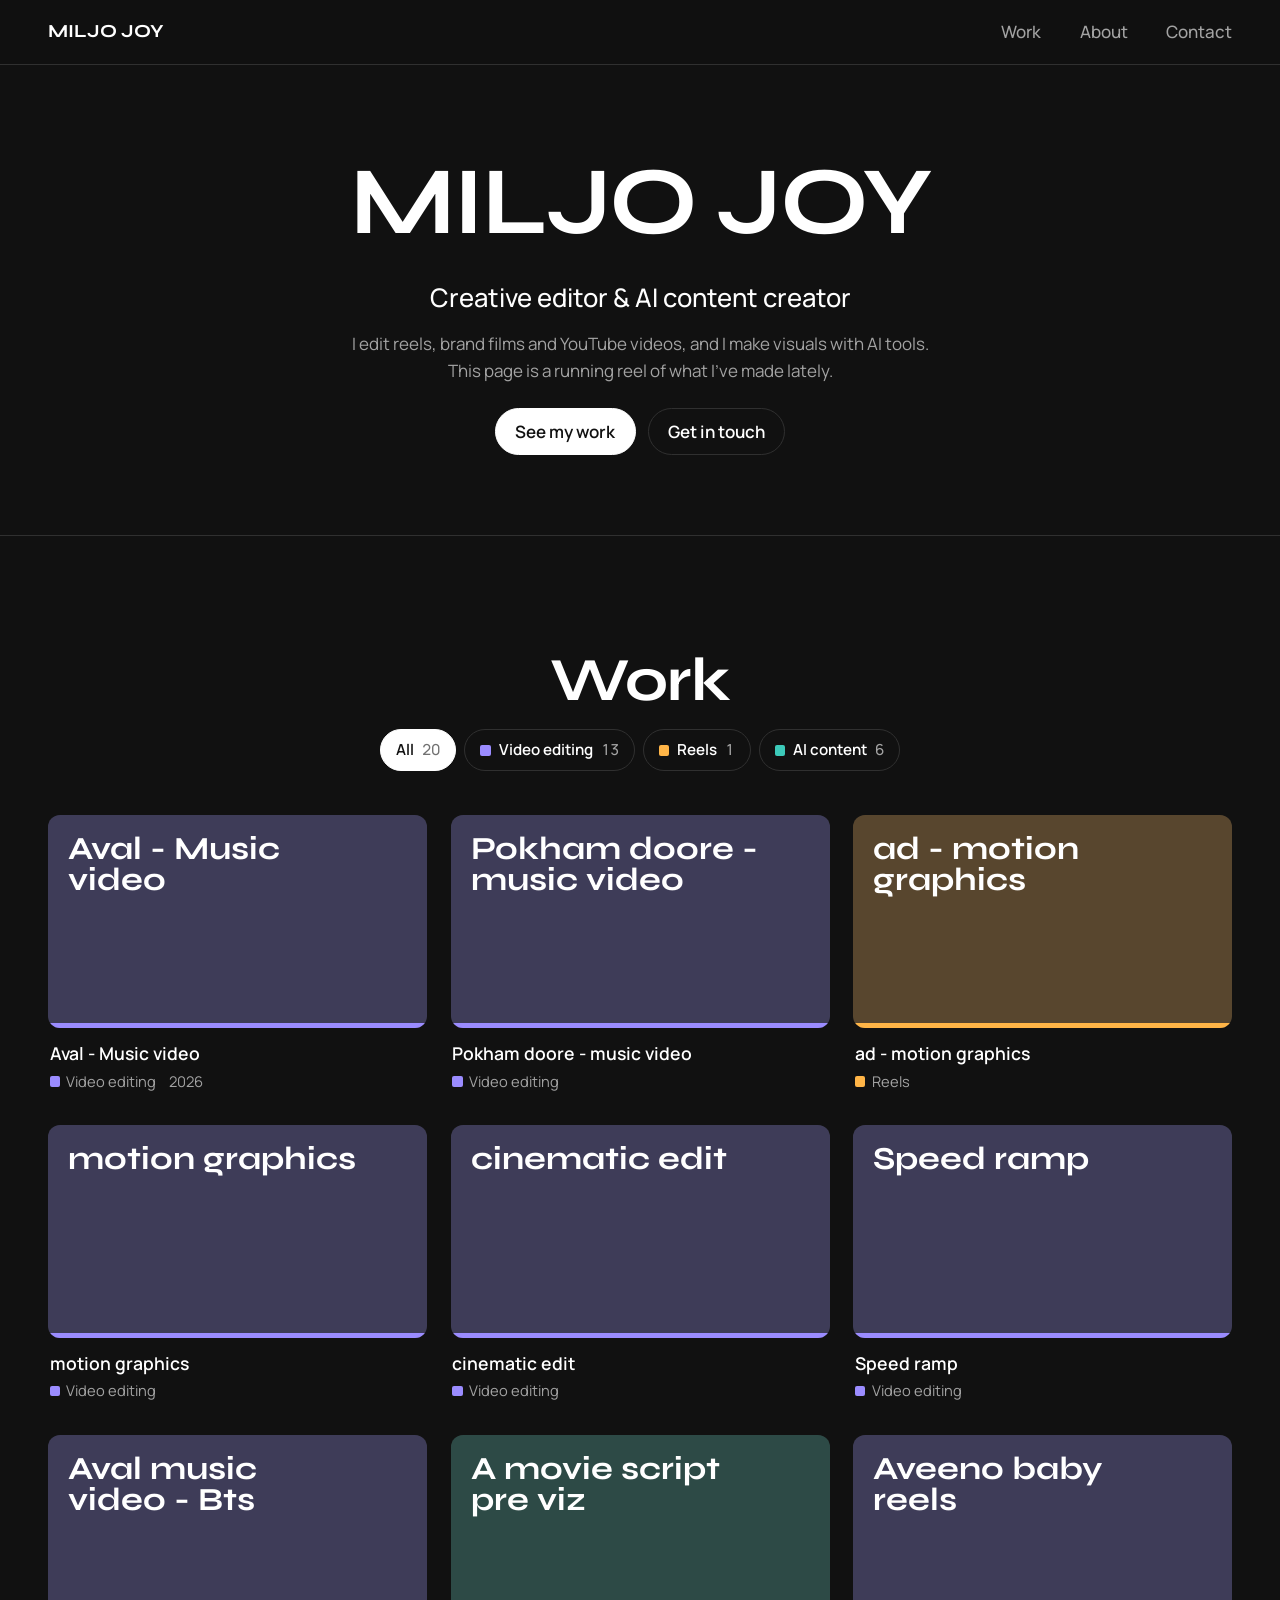
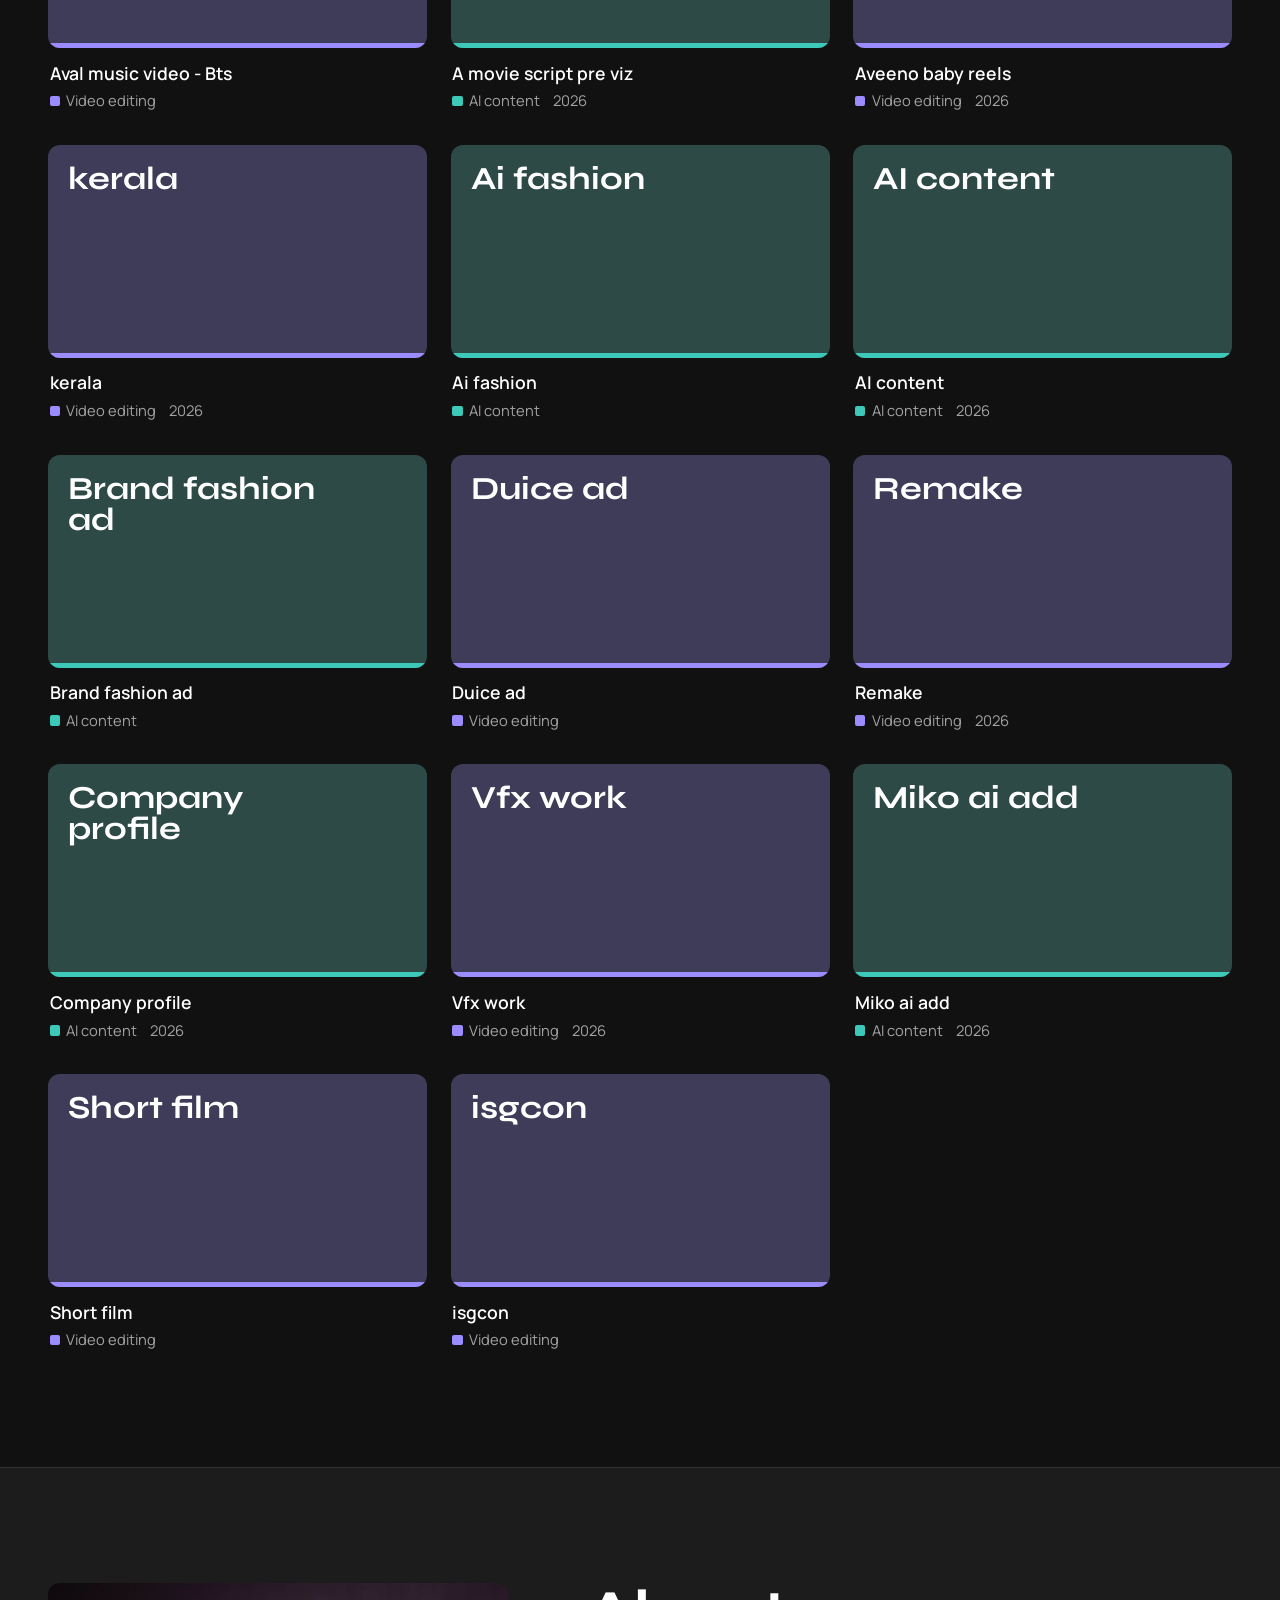
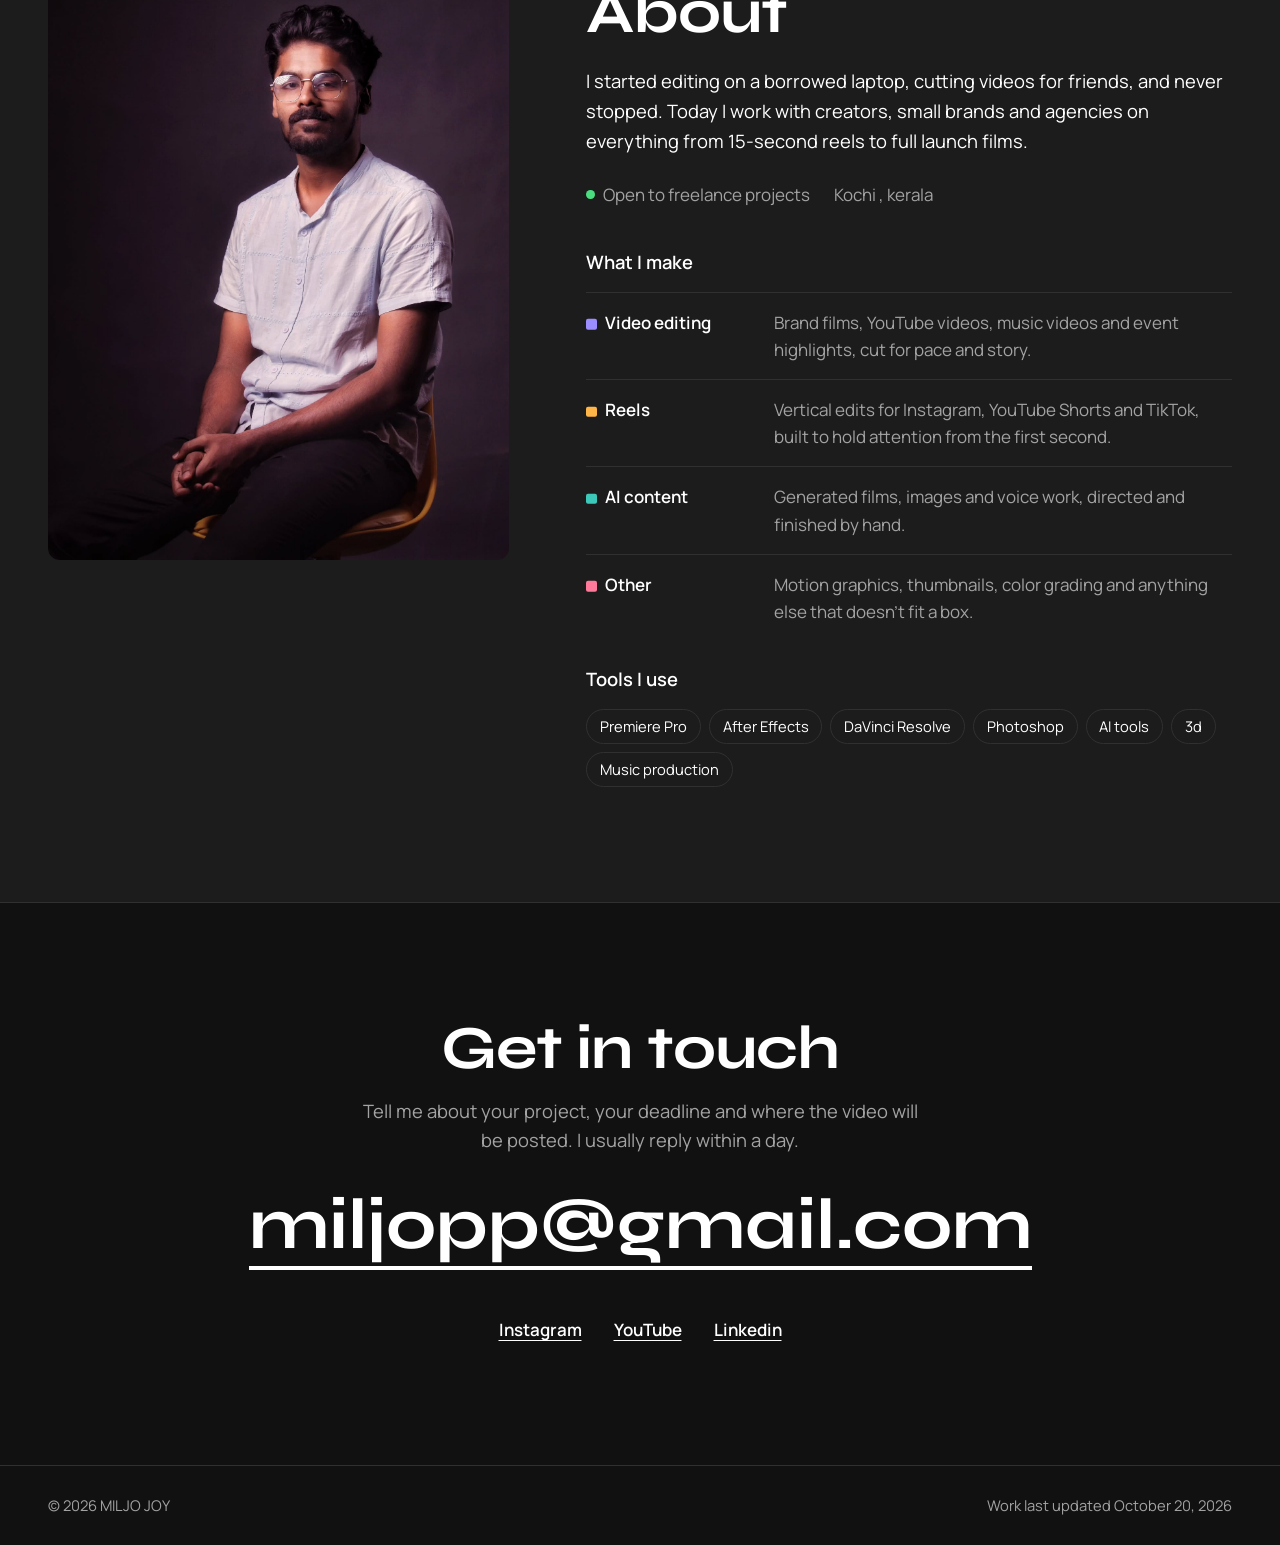
<file: index.html>
<!doctype html>
<html lang="en">
<head>
  <meta charset="utf-8">
  <meta name="viewport" content="width=device-width, initial-scale=1">
  <title>Your Name, video editor &amp; AI content creator</title>
  <meta name="description" content="Portfolio of video edits, reels and AI-made content.">
  <meta property="og:type" content="website">
  <meta property="og:title" content="Your Name, video editor &amp; AI content creator">
  <meta property="og:description" content="Portfolio of video edits, reels and AI-made content.">
  <meta name="theme-color" content="#1D1B24">
  <link rel="icon" href="data:image/svg+xml,%3Csvg xmlns='http://www.w3.org/2000/svg' viewBox='0 0 32 32'%3E%3Crect width='32' height='32' rx='7' fill='%231D1B24'/%3E%3Crect x='5' y='9' width='12' height='6' rx='1.5' fill='%239B8CFF'/%3E%3Crect x='11' y='18' width='16' height='6' rx='1.5' fill='%23FFB547'/%3E%3Crect x='19' y='4' width='2' height='24' fill='%23FF4D3D'/%3E%3C/svg%3E">
  <link rel="preconnect" href="https://fonts.googleapis.com">
  <link rel="preconnect" href="https://fonts.gstatic.com" crossorigin>
  <link rel="stylesheet" href="assets/css/style.css?v=3">
  <!-- Hide the page until your design settings load (max 2.5s) -->
  <script>document.documentElement.classList.add('pending');setTimeout(function(){document.documentElement.classList.remove('pending')},2500);</script>
</head>
<body>
  <a class="skip" href="#work">Skip to work</a>

  <header class="topbar" id="topbar">
    <div class="wrap topbar-inner">
      <a class="brand" href="#top" data-bind="name">Your Name</a>
      <button class="menu-btn" id="menuBtn" type="button" aria-expanded="false" aria-controls="nav">Menu</button>
      <nav class="nav" id="nav" aria-label="Main">
        <a href="#work">Work</a>
        <a href="#about">About</a>
        <a href="#contact">Contact</a>
      </nav>
    </div>
  </header>

  <main id="top">
    <section class="hero wrap" aria-labelledby="heroName">
      <h1 class="hero-name" id="heroName" data-bind="name">Your Name</h1>
      <div class="hero-sub">
        <p class="hero-role" data-bind="role">Video editor &amp; AI content creator</p>
        <p class="hero-intro" data-bind="intro"></p>
        <div class="hero-cta">
          <a class="btn btn-primary" href="#work">See my work</a>
          <a class="btn" href="#contact">Get in touch</a>
        </div>
      </div>

      <!-- Featured work, laid out as an edit timeline -->
      <div class="edit" id="edit" hidden>
        <div class="edit-bar">
          <output class="tc" id="tc" aria-label="Timecode">00:00:00:00</output>
          <p class="at" id="at">Drag the playhead to preview a clip</p>
          <button class="btn btn-small" id="atPlay" type="button" disabled>Play clip</button>
        </div>
        <div class="tracks" id="tracks">
          <div class="ruler" id="ruler" aria-hidden="true"></div>
          <div class="track"><span class="tlabel">V2</span><div class="lane" id="laneV2"></div></div>
          <div class="track"><span class="tlabel">V1</span><div class="lane" id="laneV1"></div></div>
          <div class="track track-audio" aria-hidden="true"><span class="tlabel">A1</span><div class="lane wave" id="laneA1"></div></div>
          <div class="playhead" id="playhead" role="slider" tabindex="0" aria-label="Playhead" aria-valuemin="0" aria-valuemax="100" aria-valuenow="0"><span class="ph-head"></span></div>
        </div>
      </div>
    </section>

    <section class="section work" id="work" aria-labelledby="workTitle">
      <div class="wrap">
        <div class="work-head">
          <h2 id="workTitle">Work</h2>
          <div class="bins" id="bins" role="group" aria-label="Filter by category"></div>
        </div>
        <div class="grid" id="grid" aria-live="polite"></div>
      </div>
    </section>

    <section class="section about" id="about" aria-labelledby="aboutTitle">
      <div class="wrap about-grid">
        <figure class="portrait" id="portrait"></figure>
        <div class="about-text">
          <h2 id="aboutTitle">About</h2>
          <div class="bio" id="bio"></div>
          <p class="facts" id="facts"></p>
          <h3>What I make</h3>
          <dl class="makes" id="makes"></dl>
          <h3>Tools I use</h3>
          <ul class="chips" id="tools"></ul>
        </div>
      </div>
    </section>

    <section class="section contact" id="contact" aria-labelledby="contactTitle">
      <div class="wrap">
        <h2 id="contactTitle">Get in touch</h2>
        <p class="contact-note" data-bind="contactNote"></p>
        <a class="contact-email" id="email" href="mailto:hello@example.com">hello@example.com</a>
        <ul class="socials" id="socials"></ul>
      </div>
    </section>
  </main>

  <footer class="footer">
    <div class="wrap footer-inner">
      <p>&copy; <span id="year"></span> <span data-bind="name">Your Name</span></p>
      <p id="updated"></p>
    </div>
  </footer>

  <dialog class="player" id="player" aria-labelledby="playerTitle">
    <button class="player-close" id="playerClose" type="button" aria-label="Close">
      <svg viewBox="0 0 24 24" width="22" height="22" aria-hidden="true"><path d="M6 6l12 12M18 6L6 18" stroke="currentColor" stroke-width="2" stroke-linecap="round"/></svg>
    </button>
    <div class="player-inner">
      <div class="player-media" id="playerMedia"></div>
      <div class="player-info">
        <p class="player-meta" id="playerMeta"></p>
        <h2 id="playerTitle"></h2>
        <p class="player-desc" id="playerDesc"></p>
        <ul class="chips" id="playerTools"></ul>
        <a class="btn" id="playerLink" target="_blank" rel="noopener" hidden>Open original</a>
      </div>
    </div>
  </dialog>

  <script src="assets/js/media.js?v=3"></script>
  <script src="assets/js/theme.js?v=3"></script>
  <script src="assets/js/main.js?v=3"></script>
</body>
</html>
</file>
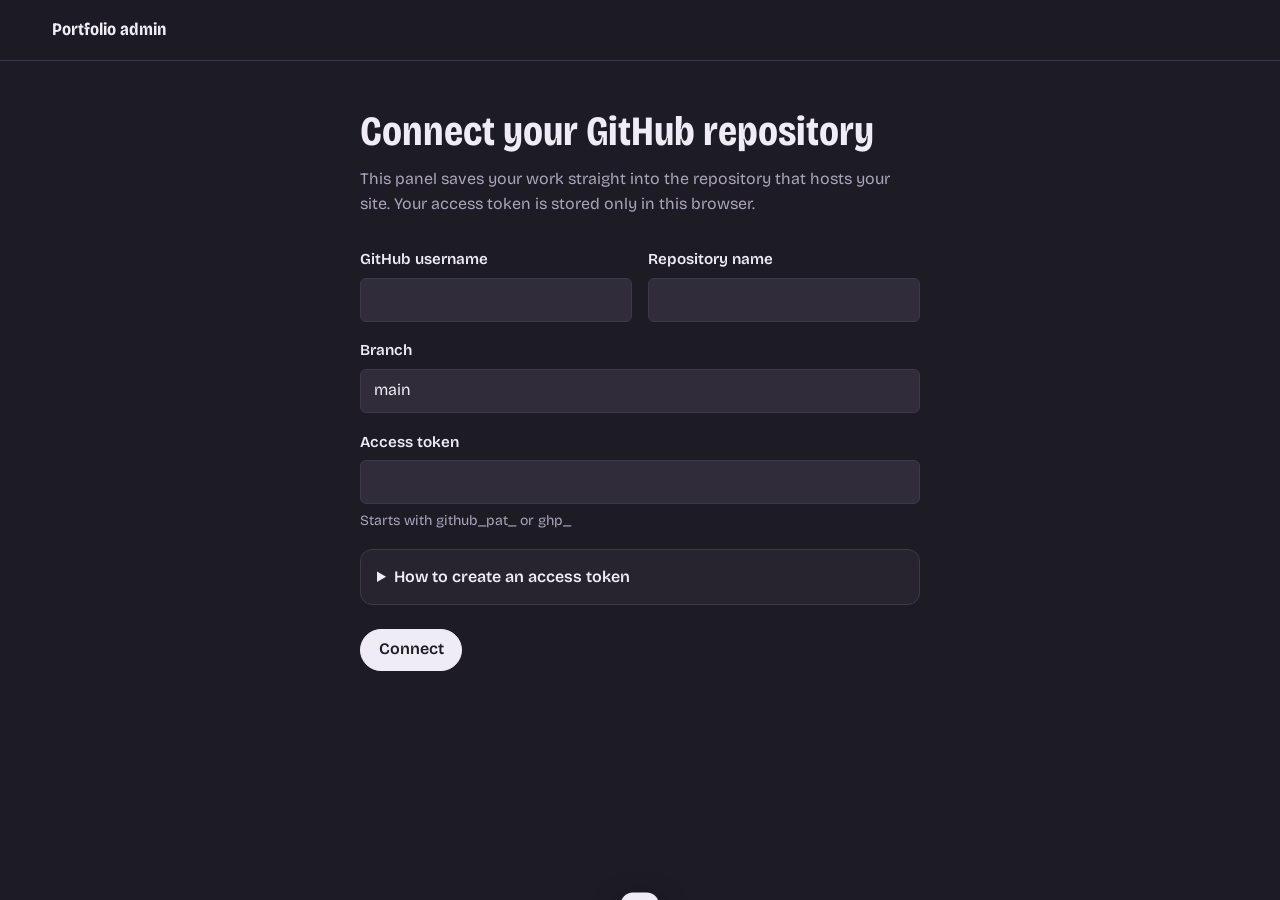
<file: admin/index.html>
<!doctype html>
<html lang="en">
<head>
  <meta charset="utf-8">
  <meta name="viewport" content="width=device-width, initial-scale=1">
  <meta name="robots" content="noindex, nofollow">
  <title>Portfolio admin</title>
  <meta name="theme-color" content="#1D1B24">
  <link rel="icon" href="data:image/svg+xml,%3Csvg xmlns='http://www.w3.org/2000/svg' viewBox='0 0 32 32'%3E%3Crect width='32' height='32' rx='7' fill='%231D1B24'/%3E%3Crect x='5' y='9' width='12' height='6' rx='1.5' fill='%239B8CFF'/%3E%3Crect x='11' y='18' width='16' height='6' rx='1.5' fill='%23FFB547'/%3E%3Crect x='19' y='4' width='2' height='24' fill='%23FF4D3D'/%3E%3C/svg%3E">
  <link rel="preconnect" href="https://fonts.googleapis.com">
  <link rel="preconnect" href="https://fonts.gstatic.com" crossorigin>
  <link rel="stylesheet" href="https://fonts.googleapis.com/css2?family=Bricolage+Grotesque:opsz,wdth,wght@12..96,75..100,300..800&display=swap">
  <style>
    :root {
      --suite: #1D1B24; --panel: #27242F; --panel-2: #302C3A; --line: #3D3949;
      --paper: #F0ECF6; --muted: #ABA4BA; --playhead: #FF5545; --ok: #4ADE80;
      --font: "Bricolage Grotesque", "Avenir Next", "Segoe UI", system-ui, -apple-system, sans-serif;
      --r-s: 6px; --r-m: 12px;
      color-scheme: dark;
    }
    * , *::before, *::after { box-sizing: border-box; }
    body { margin: 0; background: var(--suite); color: var(--paper); font-family: var(--font); font-size: 1rem; line-height: 1.55; -webkit-font-smoothing: antialiased; }
    button, input, select, textarea { font: inherit; color: inherit; }
    a { color: inherit; }
    :focus-visible { outline: 2px solid var(--paper); outline-offset: 2px; }
    [hidden] { display: none !important; }
    h1, h2 { margin: 0; line-height: 1.1; font-weight: 700; font-variation-settings: "wdth" 82; }
    h1 { font-size: clamp(1.8rem, 5vw, 2.6rem); }
    h2 { font-size: 1.5rem; }

    .wrap { width: 100%; max-width: 1240px; margin-inline: auto; padding-inline: clamp(1rem, 4vw, 2rem); }

    .a-top { position: sticky; top: 0; z-index: 20; background: rgba(29,27,36,.9); backdrop-filter: blur(10px); -webkit-backdrop-filter: blur(10px); border-bottom: 1px solid var(--line); }
    .a-top .wrap { display: flex; align-items: center; justify-content: space-between; gap: 1rem; min-height: 60px; flex-wrap: wrap; padding-block: .5rem; }
    .a-brand { font-weight: 700; font-variation-settings: "wdth" 85; text-decoration: none; font-size: 1.1rem; }
    .a-top-right { display: flex; align-items: center; gap: .5rem 1rem; flex-wrap: wrap; font-size: .92rem; }
    .repo { color: var(--muted); }

    .btn { display: inline-flex; align-items: center; justify-content: center; gap: .45rem; min-height: 42px; padding: .45rem 1.1rem; border: 1px solid var(--line); border-radius: 999px; background: transparent; font-weight: 600; text-decoration: none; cursor: pointer; white-space: nowrap; }
    .btn:hover { border-color: var(--muted); }
    .btn-primary { background: var(--paper); color: var(--suite); border-color: var(--paper); }
    .btn-primary:hover { background: #fff; }
    .btn-danger { color: #FF8A7D; }
    .btn-small { min-height: 34px; padding: .25rem .8rem; font-size: .9rem; }
    .btn:disabled { opacity: .45; cursor: default; }
    .icon-btn { display: grid; place-items: center; width: 38px; height: 38px; padding: 0; border: 1px solid var(--line); border-radius: 50%; background: transparent; cursor: pointer; }
    .icon-btn:hover { border-color: var(--muted); }
    .icon-btn:disabled { opacity: .3; cursor: default; }

    main { padding-block: 2rem 5rem; }

    /* Forms */
    .field { display: grid; gap: .35rem; margin-bottom: 1.1rem; }
    .field > span, .legend { font-weight: 600; font-size: .95rem; }
    .hint { color: var(--muted); font-size: .88rem; margin: 0; }
    input[type=text], input[type=url], input[type=email], input[type=password], input[type=number], select, textarea {
      width: 100%; min-height: 44px; padding: .55rem .8rem; border: 1px solid var(--line); border-radius: var(--r-s); background: var(--panel-2);
    }
    input[type=file] { width: 100%; padding: .5rem; border: 1px dashed var(--line); border-radius: var(--r-s); background: var(--panel-2); }
    input[type=color] { width: 44px; height: 44px; padding: 2px; border: 1px solid var(--line); border-radius: var(--r-s); background: var(--panel-2); }
    textarea { min-height: 110px; resize: vertical; }
    input:focus, select:focus, textarea:focus { border-color: var(--muted); outline: none; box-shadow: 0 0 0 2px rgba(240,236,246,.25); }
    .row { display: grid; grid-template-columns: repeat(auto-fit, minmax(160px, 1fr)); gap: 0 1rem; }
    .check { display: flex; gap: .6rem; align-items: center; margin-bottom: 1.1rem; font-weight: 600; cursor: pointer; }
    .check input { width: 20px; height: 20px; accent-color: var(--playhead); }
    .seg { display: inline-flex; border: 1px solid var(--line); border-radius: 999px; padding: 3px; margin-bottom: .75rem; }
    .seg label { padding: .35rem 1rem; border-radius: 999px; cursor: pointer; font-weight: 600; font-size: .92rem; }
    .seg input { position: absolute; opacity: 0; pointer-events: none; }
    .seg label:has(input:checked) { background: var(--paper); color: var(--suite); }
    .seg label:has(input:focus-visible) { outline: 2px solid var(--paper); outline-offset: 2px; }
    .form-error { color: #FF8A7D; margin: .75rem 0 0; min-height: 1.5em; }
    .status { color: var(--muted); margin: 0; }

    /* Connect */
    .connect { max-width: 560px; margin: 1rem auto 0; }
    .connect p.lead { color: var(--muted); margin: .75rem 0 2rem; }
    details { margin: 0 0 1.5rem; padding: .9rem 1rem; border: 1px solid var(--line); border-radius: var(--r-m); background: var(--panel); }
    summary { cursor: pointer; font-weight: 600; }
    details ol { margin: .75rem 0 0; padding-left: 1.25rem; color: var(--muted); }
    details li { margin-bottom: .4rem; }
    details strong { color: var(--paper); }

    /* Tabs */
    .tabs { display: flex; gap: .25rem; border-bottom: 1px solid var(--line); margin-bottom: 1.75rem; }
    .tab { padding: .75rem 1rem; border: 0; border-bottom: 2px solid transparent; background: none; font-weight: 600; color: var(--muted); cursor: pointer; margin-bottom: -1px; }
    .tab[aria-selected="true"] { color: var(--paper); border-bottom-color: var(--playhead); }

    .bar { display: flex; align-items: center; gap: .75rem 1rem; flex-wrap: wrap; margin-bottom: 1.25rem; }
    .bar .spacer { flex: 1; }
    .dirty { display: inline-flex; align-items: center; gap: .5rem; color: var(--muted); font-size: .92rem; }
    .dirty::before { content: ""; width: .5rem; height: .5rem; border-radius: 50%; background: var(--ok); }
    .dirty.pending::before { background: var(--playhead); }

    /* Work list */
    .wlist { list-style: none; margin: 0; padding: 0; display: grid; gap: .6rem; }
    .witem { --c: var(--muted); display: grid; grid-template-columns: 6px 88px minmax(0, 1fr) auto; align-items: center; gap: .9rem; padding: .6rem .75rem .6rem 0; border: 1px solid var(--line); border-radius: var(--r-m); background: var(--panel); overflow: hidden; }
    .witem::before { content: ""; align-self: stretch; margin: -.6rem 0; background: var(--c); }
    .wthumb { position: relative; width: 88px; aspect-ratio: 16/9; border-radius: var(--r-s); overflow: hidden; background: color-mix(in oklab, var(--c) 30%, var(--panel-2)); }
    .wthumb img { width: 100%; height: 100%; object-fit: cover; display: block; }
    .wtext { min-width: 0; }
    .wtext strong { display: block; white-space: nowrap; overflow: hidden; text-overflow: ellipsis; }
    .wmeta { display: flex; flex-wrap: wrap; gap: .1rem .8rem; color: var(--muted); font-size: .88rem; }
    .wactions { display: flex; align-items: center; gap: .35rem; flex-wrap: wrap; justify-content: flex-end; }
    .feat[aria-pressed="true"] { background: var(--paper); color: var(--suite); border-color: var(--paper); }
    .wempty { padding: 2rem; text-align: center; color: var(--muted); border: 1px dashed var(--line); border-radius: var(--r-m); }

    /* Dialog */
    dialog { width: min(680px, calc(100vw - 1.5rem)); max-height: calc(100dvh - 1.5rem); padding: 0; border: 1px solid var(--line); border-radius: var(--r-m); background: var(--panel); color: var(--paper); }
    dialog::backdrop { background: rgba(14,12,20,.8); }
    .dlg-head { position: sticky; top: 0; z-index: 2; display: flex; align-items: center; justify-content: space-between; gap: 1rem; padding: 1rem 1.25rem; background: var(--panel); border-bottom: 1px solid var(--line); }
    .dlg-body { padding: 1.25rem; }
    .dlg-foot { position: sticky; bottom: 0; display: flex; align-items: center; gap: .75rem; flex-wrap: wrap; padding: .9rem 1.25rem; background: var(--panel); border-top: 1px solid var(--line); }
    .dlg-foot .status { flex: 1; min-width: 12rem; }
    .detect { display: flex; gap: .9rem; align-items: center; margin: -.4rem 0 1.1rem; }
    .detect img { width: 112px; aspect-ratio: 16/9; object-fit: cover; border-radius: var(--r-s); background: var(--panel-2); }
    .detect p { margin: 0; font-size: .9rem; color: var(--muted); }
    .detect strong { color: var(--paper); }
    fieldset { border: 0; padding: 0; margin: 0 0 1.1rem; min-width: 0; }

    /* Profile */
    .card-box { padding: 1.25rem; border: 1px solid var(--line); border-radius: var(--r-m); background: var(--panel); margin-bottom: 1.25rem; }
    .card-box h2 { font-size: 1.2rem; margin-bottom: 1rem; }
    .cat-row { display: grid; grid-template-columns: 44px minmax(0, 1.1fr) 90px 120px minmax(0, 2fr) 38px; gap: .5rem; align-items: center; margin-bottom: .6rem; }
    .cat-head { color: var(--muted); font-size: .82rem; font-weight: 600; margin-bottom: .35rem; }

    #panelWorks, #panelProfile { max-width: 960px; }

    /* Design tab */
    .design { display: grid; grid-template-columns: minmax(0, 1fr) minmax(0, 1.25fr); gap: 1.5rem; align-items: start; }
    .d-preview { position: sticky; top: 76px; }
    .pv-bar { display: flex; align-items: center; justify-content: space-between; gap: .75rem; margin-bottom: .6rem; flex-wrap: wrap; }
    .pv-bar .seg { margin: 0; }
    .pv { position: relative; overflow: hidden; border: 1px solid var(--line); border-radius: var(--r-m); background: var(--panel-2); }
    .pv iframe { position: absolute; top: 0; left: 0; border: 0; transform-origin: 0 0; background: #fff; }
    .pv-note { color: var(--muted); font-size: .85rem; margin: .5rem 0 0; }
    .d-actions { position: sticky; bottom: 0; z-index: 5; display: flex; align-items: center; gap: .75rem 1rem; flex-wrap: wrap; margin-top: 1.25rem; padding: .85rem 0; background: var(--suite); border-top: 1px solid var(--line); }
    .d-actions .spacer { flex: 1; }
    .d-actions .status { flex-basis: 100%; }
    .d-actions .status:empty { display: none; }

    .font-sample { margin: -.5rem 0 1.25rem; padding: .7rem .9rem; border-radius: var(--r-s); background: var(--panel-2); overflow: hidden; white-space: nowrap; text-overflow: ellipsis; }
    .font-sample.head { font-size: 2rem; font-weight: 700; line-height: 1.15; }
    .font-sample.body { font-size: 1.05rem; }

    .presets { display: grid; grid-template-columns: repeat(auto-fill, minmax(118px, 1fr)); gap: .5rem; margin-bottom: 1.25rem; }
    .preset { display: flex; align-items: center; gap: .55rem; min-height: 44px; padding: .45rem .7rem; border: 1px solid var(--line); border-radius: var(--r-s); background: transparent; cursor: pointer; font-weight: 600; font-size: .9rem; text-align: left; }
    .preset:hover { border-color: var(--muted); }
    .preset[aria-pressed="true"] { border-color: var(--paper); box-shadow: inset 0 0 0 1px var(--paper); }
    .dots { display: inline-flex; flex: none; }
    .dots i { width: 14px; height: 14px; border-radius: 50%; border: 1px solid rgba(255,255,255,.25); margin-left: -4px; }
    .dots i:first-child { margin-left: 0; }
    .crow { display: grid; grid-template-columns: 44px minmax(0, 1fr) 6.5rem; align-items: center; gap: .75rem; margin-bottom: .6rem; }
    .crow span { font-weight: 600; font-size: .95rem; }
    .crow span small { display: block; color: var(--muted); font-weight: 400; font-size: .82rem; }
    .crow input.hex { min-height: 40px; padding: .4rem .6rem; font-variant-numeric: tabular-nums; text-transform: uppercase; }
    .contrast { margin: .75rem 0 0; font-size: .9rem; color: var(--muted); }
    .contrast.warn { color: #FFB547; }

    .range-row { display: grid; grid-template-columns: minmax(0, 1fr) 3.5rem; gap: .75rem; align-items: center; }
    input[type=range] { width: 100%; accent-color: var(--playhead); min-height: 32px; }
    output { font-variant-numeric: tabular-nums; color: var(--muted); text-align: right; }

    .slist { list-style: none; margin: 0 0 1.25rem; padding: 0; display: grid; gap: .45rem; }
    .slist li { display: flex; align-items: center; gap: .6rem; padding: .45rem .5rem .45rem .8rem; border: 1px solid var(--line); border-radius: var(--r-s); background: var(--panel-2); }
    .slist li .sname { flex: 1; font-weight: 600; }
    .slist li.off .sname { color: var(--muted); text-decoration: line-through; }
    .slist label { display: inline-flex; align-items: center; gap: .4rem; font-size: .9rem; color: var(--muted); cursor: pointer; }
    .slist input { width: 18px; height: 18px; accent-color: var(--playhead); }

    .ph-tiles { display: grid; grid-template-columns: repeat(4, minmax(0, 1fr)); gap: .6rem; margin-bottom: 1.1rem; }
    .ph-tile { display: grid; gap: .4rem; cursor: pointer; font-size: .85rem; font-weight: 600; text-align: center; }
    .ph-tile input { position: absolute; opacity: 0; pointer-events: none; }
    .ph-mini { position: relative; aspect-ratio: 4 / 5; border-radius: var(--r-s); overflow: hidden; border: 2px solid transparent; background: #4A4170; color: #fff; display: flex; align-items: flex-start; padding: .45rem; font-size: .78rem; line-height: 1.05; text-align: left; font-weight: 700; }
    .ph-tile:has(input:checked) .ph-mini { border-color: var(--paper); }
    .ph-tile:has(input:focus-visible) .ph-mini { outline: 2px solid var(--paper); outline-offset: 2px; }
    .ph-mini.slate { background: #24212C; padding-top: 1.25rem; }
    .ph-mini.slate::before { content: ""; position: absolute; top: 0; left: 0; right: 0; height: .75rem; background: repeating-linear-gradient(-55deg, #F4F1F8 0 6px, #17151D 6px 12px); }
    .ph-mini.plain { background: #6A5FA8; }
    .ph-mini.image { background: linear-gradient(to bottom, rgba(0,0,0,.55), transparent 60%), linear-gradient(135deg, #5B6B7A, #2B2F3A 60%, #7A5A4B); }
    .ph-mini::after { content: ""; position: absolute; left: 0; right: 0; bottom: 0; height: 4px; background: #9B8CFF; }

    @media (max-width: 900px) {
      .design { grid-template-columns: minmax(0, 1fr); }
      .d-preview { position: static; order: -1; }
    }
    @media (max-width: 480px) {
      .d-actions { gap: .5rem; padding: .6rem 0; }
      .d-actions .spacer { display: none; }
      .d-actions .dirty { flex-basis: 100%; }
      .d-actions .btn { flex: 1; min-height: 40px; }
      .ph-tiles { grid-template-columns: repeat(2, minmax(0, 1fr)); }
      .crow { grid-template-columns: 44px minmax(0, 1fr); }
      .crow input.hex { grid-column: 2; }
    }

    .toast { position: fixed; left: 50%; bottom: 1.25rem; z-index: 100; transform: translate(-50%, 150%); max-width: calc(100vw - 2rem); padding: .8rem 1.2rem; border-radius: var(--r-m); background: var(--paper); color: var(--suite); font-weight: 600; box-shadow: 0 10px 30px rgba(0,0,0,.4); transition: transform .25s; }
    .toast.show { transform: translate(-50%, 0); }
    .toast.error { background: #FF8A7D; }

    @media (max-width: 640px) {
      .witem { grid-template-columns: 6px 72px minmax(0, 1fr); padding-right: .6rem; }
      .wthumb { width: 72px; }
      .wactions { grid-column: 2 / -1; justify-content: flex-start; }
      .cat-row { grid-template-columns: 44px minmax(0, 1fr) 38px; }
      .cat-row .c-track, .cat-row .c-format, .cat-row .c-blurb { grid-column: 1 / -1; }
      .cat-head { display: none; }
      .cat-row { padding-bottom: .75rem; border-bottom: 1px solid var(--line); }
    }
    @media (prefers-reduced-motion: reduce) { .toast { transition: none; } }
  </style>
</head>
<body>
  <header class="a-top">
    <div class="wrap">
      <a class="a-brand" href="../">Portfolio admin</a>
      <div class="a-top-right" id="topRight" hidden>
        <span class="repo" id="repoLabel"></span>
        <a class="btn btn-small" id="viewSite" href="../" target="_blank" rel="noopener">View site</a>
        <button class="btn btn-small" id="signOut" type="button">Sign out</button>
      </div>
    </div>
  </header>

  <main class="wrap">
    <!-- Connect -->
    <section class="connect" id="connect" hidden>
      <h1>Connect your GitHub repository</h1>
      <p class="lead">This panel saves your work straight into the repository that hosts your site. Your access token is stored only in this browser.</p>
      <form id="connectForm" novalidate>
        <div class="row">
          <label class="field"><span>GitHub username</span><input type="text" name="owner" autocomplete="username" autocapitalize="off" spellcheck="false" required></label>
          <label class="field"><span>Repository name</span><input type="text" name="repo" autocapitalize="off" spellcheck="false" required></label>
        </div>
        <label class="field"><span>Branch</span><input type="text" name="branch" value="main" autocapitalize="off" spellcheck="false" required></label>
        <label class="field"><span>Access token</span><input type="password" name="token" autocomplete="off" spellcheck="false" required>
          <p class="hint">Starts with github_pat_ or ghp_</p></label>
        <details>
          <summary>How to create an access token</summary>
          <ol>
            <li>On GitHub, open <strong>Settings → Developer settings → Personal access tokens → Fine-grained tokens</strong>, then choose <strong>Generate new token</strong>.</li>
            <li>Give it a name and an expiry date.</li>
            <li>Under <strong>Repository access</strong>, choose <strong>Only select repositories</strong> and pick your portfolio repository.</li>
            <li>Under <strong>Permissions → Repository permissions</strong>, set <strong>Contents</strong> to <strong>Read and write</strong>.</li>
            <li>Generate the token, copy it and paste it above. GitHub only shows it once.</li>
          </ol>
        </details>
        <button class="btn btn-primary" type="submit" id="connectBtn">Connect</button>
        <p class="form-error" id="connectError" role="alert"></p>
      </form>
    </section>

    <!-- App -->
    <section id="app" hidden>
      <div class="tabs" role="tablist">
        <button class="tab" role="tab" id="tabWorks" aria-selected="true" aria-controls="panelWorks" type="button">Works</button>
        <button class="tab" role="tab" id="tabProfile" aria-selected="false" aria-controls="panelProfile" type="button">Profile</button>
        <button class="tab" role="tab" id="tabDesign" aria-selected="false" aria-controls="panelDesign" type="button">Design</button>
      </div>

      <div id="panelWorks" role="tabpanel" aria-labelledby="tabWorks">
        <div class="bar">
          <button class="btn btn-primary" id="addWork" type="button">Add work</button>
          <span class="spacer"></span>
          <span class="dirty" id="dirty">All changes published</span>
          <button class="btn" id="publishWorks" type="button" disabled>Publish changes</button>
        </div>
        <p class="hint" style="margin-bottom:1rem">The first items in the list appear first on your site. Pieces marked “On timeline” appear as clips in the hero.</p>
        <ul class="wlist" id="workList"></ul>
      </div>

      <div id="panelProfile" role="tabpanel" aria-labelledby="tabProfile" hidden>
        <form id="profileForm" novalidate>
          <div class="card-box">
            <h2>About you</h2>
            <div class="row">
              <label class="field"><span>Name</span><input type="text" name="name" required></label>
              <label class="field"><span>Role</span><input type="text" name="role" placeholder="Video editor & AI content creator"></label>
            </div>
            <label class="field"><span>Intro</span><textarea name="intro" rows="3" style="min-height:80px"></textarea><p class="hint">One or two sentences shown under your name.</p></label>
            <label class="field"><span>Bio</span><textarea name="bio" rows="7"></textarea><p class="hint">Leave a blank line between paragraphs.</p></label>
            <div class="row">
              <label class="field"><span>Location</span><input type="text" name="location"></label>
              <label class="field"><span>Availability</span><input type="text" name="availability" placeholder="Open to freelance projects"></label>
            </div>
            <label class="field"><span>Photo link</span><input type="text" name="photo" placeholder="media/me.jpg or https://…"></label>
            <label class="field"><span>Or upload a photo</span><input type="file" name="photoFile" accept="image/*"></label>
            <label class="field"><span>Tools</span><input type="text" name="tools"><p class="hint">Separate with commas.</p></label>
          </div>

          <div class="card-box">
            <h2>Contact</h2>
            <label class="field"><span>Email</span><input type="email" name="email"></label>
            <label class="field"><span>Contact note</span><textarea name="contactNote" rows="2" style="min-height:70px"></textarea></label>
            <label class="field"><span>Social links</span><textarea name="socials" rows="4" placeholder="Instagram, https://instagram.com/yourname"></textarea><p class="hint">One per line: name, comma, link.</p></label>
          </div>

          <div class="card-box">
            <h2>Categories</h2>
            <p class="hint" style="margin:-.5rem 0 1rem">Color shows on clips and cards. Track V2 puts a category on the upper timeline track. Format sets the default shape of its videos.</p>
            <div class="cat-row cat-head" aria-hidden="true"><span>Color</span><span>Name</span><span>Track</span><span>Format</span><span>Short description</span><span></span></div>
            <div id="catRows"></div>
            <button class="btn btn-small" id="addCat" type="button">Add category</button>
          </div>

          <div class="bar">
            <button class="btn btn-primary" type="submit" id="publishProfile">Publish profile</button>
            <p class="status" id="profileStatus" role="status"></p>
          </div>
        </form>
      </div>

      <div id="panelDesign" role="tabpanel" aria-labelledby="tabDesign" hidden>
        <div class="card-box" id="designMissing" hidden>
          <h2>Design tools couldn't load</h2>
          <p class="hint" style="font-size:1rem">The file <strong>assets/js/theme.js</strong> is missing from your repository. Upload the <strong>assets</strong> folder from the download again, wait a minute, then refresh this page.</p>
        </div>
        <form id="designForm" novalidate>
          <div class="design">
            <div class="d-controls">

              <div class="card-box">
                <h2>Fonts</h2>
                <label class="field"><span>Your name and headings</span><select name="headFont" id="dHeadFont"></select></label>
                <p class="font-sample head" id="dHeadSample">Your Name</p>
                <label class="field"><span>Body text</span><select name="bodyFont" id="dBodyFont"></select></label>
                <p class="font-sample body" id="dBodySample">I edit reels, brand films and YouTube videos.</p>
              </div>

              <div class="card-box">
                <h2>Colors</h2>
                <div class="presets" id="dPresets" role="group" aria-label="Color presets"></div>
                <div id="dColors"></div>
                <p class="contrast" id="dContrast" role="status"></p>
              </div>

              <div class="card-box">
                <h2>Text</h2>
                <div class="field"><span>Name and intro</span>
                  <div class="seg"><label><input type="radio" name="heroAlign" value="left"> Left</label><label><input type="radio" name="heroAlign" value="center"> Centered</label></div>
                </div>
                <div class="field"><span>Work and Contact titles</span>
                  <div class="seg"><label><input type="radio" name="headAlign" value="left"> Left</label><label><input type="radio" name="headAlign" value="center"> Centered</label></div>
                  <p class="hint" style="margin-top:-.4rem">About always sits beside your photo.</p>
                </div>
                <label class="field"><span>Name size</span>
                  <span class="range-row"><input type="range" name="nameSize" min="60" max="140" step="5"><output id="oNameSize"></output></span></label>
                <label class="field"><span>Section title size</span>
                  <span class="range-row"><input type="range" name="headSize" min="70" max="130" step="5"><output id="oHeadSize"></output></span></label>
                <div class="field"><span>Body text size</span>
                  <div class="seg"><label><input type="radio" name="bodySize" value="16"> Small</label><label><input type="radio" name="bodySize" value="17"> Medium</label><label><input type="radio" name="bodySize" value="19"> Large</label></div>
                </div>
              </div>

              <div class="card-box">
                <h2>Sections and layout</h2>
                <p class="hint" style="margin:-.5rem 0 .75rem">Order of the sections below your name. The menu follows the same order.</p>
                <ul class="slist" id="dSections"></ul>
                <label class="check"><input type="checkbox" name="timeline"> Show the editing timeline under your name</label>
                <div class="field"><span>Work grid</span>
                  <div class="seg"><label><input type="radio" name="gridLayout" value="masonry"> Masonry</label><label><input type="radio" name="gridLayout" value="uniform"> Even grid</label></div>
                  <p class="hint" id="dGridHint" style="margin-top:-.4rem"></p>
                </div>
                <div class="field"><span>Columns on large screens</span>
                  <div class="seg"><label><input type="radio" name="gridColumns" value="2"> 2</label><label><input type="radio" name="gridColumns" value="3"> 3</label><label><input type="radio" name="gridColumns" value="4"> 4</label></div>
                </div>
                <label class="field" id="dShapeField"><span>Card shape</span>
                  <select name="cardShape"><option value="landscape">Landscape 16:9</option><option value="portrait">Portrait 4:5</option><option value="square">Square 1:1</option></select></label>
              </div>

              <div class="card-box">
                <h2>Video placeholder</h2>
                <p class="hint" style="margin:-.5rem 0 1rem">Shown for work that doesn't have a thumbnail yet.</p>
                <div class="ph-tiles" role="radiogroup" aria-label="Placeholder style">
                  <label class="ph-tile"><input type="radio" name="phStyle" value="title"><span class="ph-mini">Reel title</span>Color and title</label>
                  <label class="ph-tile"><input type="radio" name="phStyle" value="slate"><span class="ph-mini slate">Reel title</span>Film slate</label>
                  <label class="ph-tile"><input type="radio" name="phStyle" value="plain"><span class="ph-mini plain"></span>Color only</label>
                  <label class="ph-tile"><input type="radio" name="phStyle" value="image"><span class="ph-mini image">Reel title</span>Your image</label>
                </div>
                <label class="check" id="dPhTitleField"><input type="checkbox" name="phTitle"> Show the title on placeholders</label>
                <div id="dPhImageField">
                  <label class="field"><span>Placeholder image link</span><input type="text" name="phImage" placeholder="media/placeholder.jpg or https://…" autocapitalize="off" spellcheck="false"></label>
                  <label class="field"><span>Or upload an image</span><input type="file" name="phFile" accept="image/*">
                    <p class="hint">A frame from your showreel or a branded background works well.</p></label>
                </div>
              </div>
            </div>

            <div class="d-preview">
              <div class="pv-bar">
                <strong>Preview</strong>
                <div class="seg"><label><input type="radio" name="pvMode" value="desktop" checked> Desktop</label><label><input type="radio" name="pvMode" value="phone"> Phone</label></div>
              </div>
              <div class="pv" id="pv"><iframe id="pvFrame" title="Preview of your site with these design settings"></iframe></div>
              <p class="pv-note">You can scroll and click inside the preview. Changes go live only when you publish.</p>
            </div>
          </div>

          <div class="d-actions">
            <span class="dirty" id="dDirty">All changes published</span>
            <span class="spacer"></span>
            <button class="btn" type="button" id="dReset">Reset to default</button>
            <button class="btn btn-primary" type="submit" id="dPublish" disabled>Publish design</button>
            <p class="status" id="dStatus" role="status"></p>
          </div>
        </form>
      </div>
    </section>
  </main>

  <!-- Add / edit work -->
  <dialog id="workDialog" aria-labelledby="workDialogTitle">
    <form id="workForm" novalidate>
      <div class="dlg-head">
        <h2 id="workDialogTitle">Add work</h2>
        <button class="icon-btn" type="button" id="closeWork" aria-label="Close">
          <svg viewBox="0 0 24 24" width="18" height="18" aria-hidden="true"><path d="M6 6l12 12M18 6L6 18" stroke="currentColor" stroke-width="2" stroke-linecap="round"/></svg>
        </button>
      </div>
      <div class="dlg-body">
        <label class="field"><span>Title</span><input type="text" name="title" required></label>
        <div class="row">
          <label class="field"><span>Category</span><select name="category" id="categorySelect"></select></label>
          <label class="field"><span>Shape</span>
            <select name="format">
              <option value="auto">Automatic</option>
              <option value="landscape">Landscape 16:9</option>
              <option value="vertical">Vertical 9:16</option>
              <option value="square">Square 1:1</option>
            </select>
          </label>
        </div>

        <fieldset>
          <legend class="legend" style="margin-bottom:.5rem">Video or image</legend>
          <div class="seg">
            <label><input type="radio" name="source" value="link" checked> Paste a link</label>
            <label><input type="radio" name="source" value="upload"> Upload a file</label>
          </div>
          <div id="srcLink">
            <label class="field" style="margin-bottom:.6rem">
              <input type="url" name="url" aria-label="Video link" placeholder="YouTube, Shorts, Vimeo, Instagram reel or Google Drive link" inputmode="url" autocapitalize="off" spellcheck="false">
            </label>
            <div class="detect" id="detect" hidden><img id="detectImg" alt=""><p id="detectText"></p></div>
          </div>
          <div id="srcUpload" hidden>
            <label class="field"><input type="file" name="file" accept="video/mp4,video/webm,video/quicktime,image/*">
              <p class="hint" id="uploadHint">MP4 or image, up to 50 MB. For longer videos, upload to YouTube or Google Drive and paste the link instead.</p></label>
          </div>
        </fieldset>

        <label class="field"><span>Thumbnail link (optional)</span><input type="text" name="thumbUrl" placeholder="https://… or media/thumbs/…" autocapitalize="off" spellcheck="false">
          <p class="hint">YouTube, Vimeo and Google Drive thumbnails fill in automatically. Instagram needs one.</p></label>
        <label class="field"><span>Or upload a thumbnail</span><input type="file" name="thumbFile" accept="image/*"></label>

        <div class="row">
          <label class="field"><span>Duration</span><input type="text" name="duration" placeholder="0:45" inputmode="numeric"></label>
          <label class="field"><span>Year</span><input type="number" name="year" min="1990" max="2100"></label>
        </div>
        <label class="field"><span>Tools</span><input type="text" name="tools" placeholder="Premiere Pro, After Effects"><p class="hint">Separate with commas.</p></label>
        <label class="field"><span>Description</span><textarea name="description" rows="3"></textarea></label>
        <label class="check"><input type="checkbox" name="featured"> Show on the hero timeline</label>
      </div>
      <div class="dlg-foot">
        <p class="status" id="workStatus" role="status"></p>
        <button class="btn" type="button" id="cancelWork">Cancel</button>
        <button class="btn btn-primary" type="submit" id="saveWork">Save work</button>
      </div>
    </form>
  </dialog>

  <div class="toast" id="toast" role="status" aria-live="polite"></div>

  <script src="../assets/js/media.js?v=3"></script>
  <script src="../assets/js/theme.js?v=3"></script>
  <script src="admin.js?v=3"></script>
</body>
</html>
</file>
<file: assets/css/style.css>
/* =========================================================
   Portfolio, edit-suite theme
   Colors are clip labels: each category keeps its color from
   the hero timeline through the grid and the player.
   ========================================================= */

:root {
  /* These defaults are overridden by Admin > Design (data/site.json "theme") */
  --suite: #1D1B24;      /* page background */
  --panel: #27242F;      /* timeline, about section */
  --paper: #F0ECF6;      /* main text */
  --muted: #ABA4BA;      /* secondary text */
  --playhead: #FF5545;   /* accent: playhead, timecode, underline */

  /* Derived from the colors above, so any palette stays consistent */
  --panel-2: color-mix(in oklab, var(--paper) 7%, var(--panel));
  --line: color-mix(in oklab, var(--paper) 16%, var(--suite));

  --font-head: "Bricolage Grotesque", "Avenir Next", "Segoe UI", system-ui, -apple-system, sans-serif;
  --font-body: var(--font-head);
  --name-scale: 1;
  --head-scale: 1;
  --body-size: 1.0625rem;
  --cols: 3;
  --r-s: 4px;
  --r-m: 12px;
  --gutter: clamp(1.25rem, 4vw, 3rem);
  --max: 1320px;
  --header: 64px;

  color-scheme: dark;
}

*, *::before, *::after { box-sizing: border-box; }
[hidden] { display: none !important; }
html.pending body { visibility: hidden; }

html {
  scroll-behavior: smooth;
  scroll-padding-top: var(--header);
  -webkit-text-size-adjust: 100%;
}

body {
  margin: 0;
  background: var(--suite);
  color: var(--paper);
  font-family: var(--font-body);
  font-size: var(--body-size);
  line-height: 1.6;
  font-optical-sizing: auto;
  -webkit-font-smoothing: antialiased;
}

img, video, iframe { max-width: 100%; display: block; }

/* Display type uses the heading font */
.brand, .hero-name, .section h2, .poster, .initials, .contact-email, .player-info h2 { font-family: var(--font-head); }
a { color: inherit; }
button { font: inherit; color: inherit; }
h1, h2, h3 { margin: 0; }

:focus-visible {
  outline: 2px solid var(--paper);
  outline-offset: 3px;
}

.wrap {
  width: 100%;
  max-width: var(--max);
  margin-inline: auto;
  padding-inline: var(--gutter);
}

.skip {
  position: absolute;
  left: -9999px;
  top: 0;
}
.skip:focus {
  left: 1rem;
  top: 1rem;
  z-index: 100;
  padding: .6rem 1rem;
  background: var(--paper);
  color: var(--suite);
  border-radius: var(--r-s);
}

/* ---------- Buttons ---------- */

.btn {
  display: inline-flex;
  align-items: center;
  justify-content: center;
  gap: .5rem;
  min-height: 44px;
  padding: .55rem 1.2rem;
  border: 1px solid var(--line);
  border-radius: 999px;
  background: transparent;
  color: var(--paper);
  font-weight: 600;
  text-decoration: none;
  cursor: pointer;
  transition: background-color .15s, border-color .15s, color .15s;
}
.btn:hover { border-color: var(--muted); }
.btn-primary {
  background: var(--paper);
  border-color: var(--paper);
  color: var(--suite);
}
.btn-primary:hover { opacity: .88; }
.btn-small { min-height: 36px; padding: .35rem .9rem; font-size: .9rem; }
.btn:disabled { opacity: .4; cursor: default; }

/* ---------- Header ---------- */

.topbar {
  position: sticky;
  top: 0;
  z-index: 50;
  background: color-mix(in srgb, var(--suite) 86%, transparent);
  -webkit-backdrop-filter: blur(12px);
  backdrop-filter: blur(12px);
  border-bottom: 1px solid var(--line);
}
.topbar-inner {
  height: var(--header);
  display: flex;
  align-items: center;
  justify-content: space-between;
  gap: 1rem;
}
.brand {
  font-weight: 700;
  font-size: 1.15rem;
  font-variation-settings: "wdth" 85;
  text-decoration: none;
  white-space: nowrap;
  overflow: hidden;
  text-overflow: ellipsis;
}
.nav { display: flex; gap: clamp(1.25rem, 3vw, 2.5rem); }
.nav a {
  text-decoration: none;
  color: var(--muted);
  font-weight: 500;
  padding-block: .4rem;
}
.nav a:hover { color: var(--paper); }
.menu-btn {
  display: none;
  min-height: 40px;
  padding: .3rem .9rem;
  border: 1px solid var(--line);
  border-radius: 999px;
  background: none;
  cursor: pointer;
  font-weight: 600;
}

/* ---------- Hero ---------- */

.hero {
  padding-top: clamp(2.5rem, 8vw, 6rem);
  padding-bottom: clamp(3rem, 7vw, 5rem);
}
.hero-name {
  font-size: calc(clamp(3.4rem, 12.5vw, 10.5rem) * var(--name-scale));
  line-height: .86;
  font-weight: 700;
  font-variation-settings: "wdth" 75;
  letter-spacing: -.025em;
  text-wrap: balance;
  overflow-wrap: anywhere;
}
.hero-sub {
  display: grid;
  grid-template-columns: minmax(0, 1fr) minmax(0, 1.25fr) auto;
  align-items: end;
  gap: 1rem 3rem;
  margin-top: clamp(1.5rem, 3vw, 2.5rem);
}
.hero-role {
  margin: 0;
  font-size: clamp(1.25rem, 2.2vw, 1.6rem);
  line-height: 1.25;
  font-weight: 500;
}
.hero-intro {
  margin: 0;
  max-width: 54ch;
  color: var(--muted);
}
.hero-cta { display: flex; gap: .75rem; flex-wrap: wrap; }

/* ---------- Timeline (the hero's signature piece) ---------- */

.edit {
  margin-top: clamp(2.5rem, 6vw, 4rem);
  background: var(--panel);
  border: 1px solid var(--line);
  border-radius: var(--r-m);
  overflow: hidden;
}
.edit-bar {
  display: flex;
  align-items: center;
  gap: 1rem;
  min-height: 56px;
  padding: .6rem .75rem .6rem 1rem;
  border-bottom: 1px solid var(--line);
}
.tc {
  flex: none;
  font-size: 1.05rem;
  font-weight: 600;
  font-variant-numeric: tabular-nums;
  letter-spacing: .03em;
  color: var(--playhead);
}
.at {
  flex: 1;
  min-width: 0;
  margin: 0;
  display: flex;
  align-items: center;
  gap: .6rem;
  color: var(--muted);
  white-space: nowrap;
}
.at strong {
  color: var(--paper);
  font-weight: 600;
  overflow: hidden;
  text-overflow: ellipsis;
}
.at .at-cat { flex: none; }

.tracks {
  --label: 3rem;
  --p: 0;
  position: relative;
  user-select: none;
  -webkit-user-select: none;
  touch-action: pan-y;
  cursor: col-resize;
}
.ruler {
  position: relative;
  height: 28px;
  margin-left: var(--label);
  border-bottom: 1px solid var(--line);
  background:
    repeating-linear-gradient(to right, var(--muted) 0 1px, transparent 1px calc(100% / 8)) left bottom / 100% 12px no-repeat,
    repeating-linear-gradient(to right, var(--line) 0 1px, transparent 1px calc(100% / 48)) left bottom / 100% 6px no-repeat;
}
.ruler span {
  position: absolute;
  top: 3px;
  padding-left: 5px;
  font-size: .72rem;
  color: var(--muted);
  font-variant-numeric: tabular-nums;
}
.track {
  display: grid;
  grid-template-columns: var(--label) minmax(0, 1fr);
  height: 60px;
  border-bottom: 1px solid rgba(61, 57, 73, .6);
}
.track-audio { height: 44px; border-bottom: 0; }
.tlabel {
  display: grid;
  place-items: center;
  font-size: .8rem;
  font-weight: 600;
  color: var(--muted);
  background: var(--panel-2);
  border-right: 1px solid var(--line);
}
.lane { position: relative; }

.clip {
  --c: var(--muted);
  position: absolute;
  top: 7px;
  bottom: 7px;
  display: flex;
  align-items: center;
  min-width: 10px;
  padding: 0;
  overflow: hidden;
  border: 1px solid rgba(255, 255, 255, .28);
  border-radius: var(--r-s);
  background: var(--c);
  color: #1A1820;
  font-size: .85rem;
  font-weight: 600;
  text-align: left;
  cursor: pointer;
}
.clip:hover { filter: brightness(1.1); }
.clip img {
  flex: none;
  height: 100%;
  aspect-ratio: 16 / 9;
  object-fit: cover;
  border-right: 1px solid rgba(0, 0, 0, .3);
}
.clip span {
  padding-inline: .55rem;
  white-space: nowrap;
  overflow: hidden;
  text-overflow: ellipsis;
}

.wave svg { position: absolute; inset: 6px 0; width: 100%; height: calc(100% - 12px); }
.wave .w-base { color: var(--line); }
.wave .w-lit {
  color: color-mix(in oklab, var(--playhead) 55%, var(--muted));
  clip-path: inset(0 calc((1 - var(--p)) * 100%) 0 0);
}

.playhead {
  position: absolute;
  top: 0;
  bottom: 0;
  left: calc(var(--label) + (100% - var(--label)) * var(--p));
  width: 0;
  z-index: 5;
  pointer-events: none;
}
.playhead::before {
  content: "";
  position: absolute;
  top: 0;
  bottom: 0;
  left: -1px;
  width: 2px;
  background: var(--playhead);
}
.ph-head {
  position: absolute;
  top: 2px;
  left: -9px;
  width: 18px;
  height: 22px;
  background: var(--playhead);
  clip-path: polygon(0 0, 100% 0, 100% 62%, 50% 100%, 0 62%);
}
.playhead:focus-visible { outline: none; }
.playhead:focus-visible .ph-head { outline: 2px solid var(--paper); outline-offset: 2px; clip-path: none; border-radius: 3px; }

/* ---------- Sections ---------- */

.section { padding-block: clamp(4rem, 9vw, 7.5rem); border-top: 1px solid var(--line); }
.section h2 {
  font-size: calc(clamp(2.5rem, 6vw, 4.5rem) * var(--head-scale));
  line-height: .95;
  font-weight: 700;
  font-variation-settings: "wdth" 78;
  letter-spacing: -.015em;
}
.section h3 {
  margin-top: 2.5rem;
  margin-bottom: .9rem;
  font-size: 1.15rem;
  font-weight: 600;
}

/* ---------- Work ---------- */

.work-head {
  display: flex;
  flex-wrap: wrap;
  align-items: flex-end;
  justify-content: space-between;
  gap: 1.25rem 2rem;
  margin-bottom: clamp(1.75rem, 4vw, 2.75rem);
}
.bins { display: flex; flex-wrap: wrap; gap: .5rem; }
.bin {
  --c: var(--paper);
  display: inline-flex;
  align-items: center;
  gap: .5rem;
  min-height: 42px;
  padding: .4rem .95rem;
  border: 1px solid var(--line);
  border-radius: 999px;
  background: transparent;
  font-weight: 600;
  font-size: .95rem;
  white-space: nowrap;
  cursor: pointer;
}
.bin:hover { border-color: var(--muted); }
.bin .count { color: var(--muted); font-weight: 500; font-variant-numeric: tabular-nums; }
.bin[aria-pressed="true"] { background: var(--paper); border-color: var(--paper); color: var(--suite); }
.bin[aria-pressed="true"] .count { color: color-mix(in oklab, var(--suite) 55%, var(--paper)); }

.swatch {
  display: inline-block;
  flex: none;
  width: .65rem;
  height: .65rem;
  border-radius: 2px;
  background: var(--c);
}

/* Masonry via CSS columns: each card keeps its real aspect ratio */
.grid { columns: var(--cols) 260px; column-gap: 1.5rem; }
.card {
  --c: var(--muted);
  break-inside: avoid;
  display: inline-block;
  width: 100%;
  margin-bottom: 2rem;
}
.card-media {
  position: relative;
  display: block;
  width: 100%;
  aspect-ratio: 16 / 9;
  padding: 0;
  border: 0;
  border-radius: var(--r-m);
  overflow: hidden;
  background: var(--panel);
  cursor: pointer;
}
.card-media { container-type: inline-size; }
.card-media[data-format="vertical"] { aspect-ratio: 9 / 16; }
.card-media[data-format="square"] { aspect-ratio: 1 / 1; }
.card-media img,
.card-media video { width: 100%; height: 100%; object-fit: cover; }
.card-media::after {
  content: "";
  position: absolute;
  left: 0;
  right: 0;
  bottom: 0;
  height: 5px;
  background: var(--c);
}
.card-play {
  position: absolute;
  left: 1rem;
  bottom: 1.25rem;
  display: grid;
  place-items: center;
  width: 48px;
  height: 48px;
  border-radius: 50%;
  background: rgba(22, 20, 28, .72);
  -webkit-backdrop-filter: blur(6px);
  backdrop-filter: blur(6px);
  color: #fff;
  opacity: 0;
  transform: scale(.9);
  transition: opacity .18s, transform .18s;
}
.card-media:hover .card-play,
.card-media:focus-visible .card-play { opacity: 1; transform: none; }
@media (hover: none) { .card-play { opacity: 1; transform: none; } }

.card-dur {
  position: absolute;
  top: .65rem;
  right: .65rem;
  padding: .1rem .45rem;
  border-radius: var(--r-s);
  background: rgba(22, 20, 28, .78);
  color: #fff;
  font-size: .8rem;
  font-weight: 600;
  font-variant-numeric: tabular-nums;
}

/* Poster: shown when a work has no thumbnail yet.
   Style is set in Admin > Design: title | slate | plain | image */
.poster {
  --ph-pt: 1.1rem;
  position: absolute;
  inset: 0;
  display: flex;
  flex-direction: column;
  align-items: flex-start;
  padding: var(--ph-pt) 4.25rem 1.1rem 1.25rem;
  background: color-mix(in oklab, var(--c) 30%, var(--panel));
  color: var(--paper);
  text-align: left;
  font-size: clamp(1.05rem, 8.5cqi, 2.15rem); /* scales with the card's width */
  line-height: .98;
  font-weight: 700;
  font-variation-settings: "wdth" 75;
  overflow-wrap: anywhere;
}

.card-body { padding: .85rem .1rem 0; }
.card h3 { margin: 0; font-size: 1.1rem; line-height: 1.3; font-weight: 600; }
.card-meta {
  display: flex;
  flex-wrap: wrap;
  align-items: center;
  gap: .25rem .8rem;
  margin: .3rem 0 0;
  color: var(--muted);
  font-size: .92rem;
}
.card-meta .swatch { margin-right: -.4rem; }

.notice {
  padding: 1.5rem;
  border: 1px dashed var(--line);
  border-radius: var(--r-m);
  color: var(--muted);
  column-span: all;
}

/* ---------- About ---------- */

.about { background: var(--panel); }
.about-grid {
  display: grid;
  grid-template-columns: minmax(0, 5fr) minmax(0, 7fr);
  gap: clamp(2rem, 6vw, 5.5rem);
  align-items: start;
}
.portrait {
  position: sticky;
  top: calc(var(--header) + 2rem);
  margin: 0;
  aspect-ratio: 4 / 5;
  border-radius: var(--r-m);
  overflow: hidden;
  background: var(--panel-2);
}
.portrait img { width: 100%; height: 100%; object-fit: cover; }
.initials {
  display: grid;
  place-items: center;
  height: 100%;
  font-size: clamp(5rem, 14vw, 10rem);
  font-weight: 700;
  font-variation-settings: "wdth" 75;
  color: var(--line);
}
.bio { margin-top: 1.5rem; }
.bio p { margin: 0 0 1.1rem; max-width: 62ch; font-size: 1.15rem; line-height: 1.65; }
.facts { display: flex; flex-wrap: wrap; gap: .5rem 1.5rem; margin: 1.5rem 0 0; color: var(--muted); }
.facts span { display: inline-flex; align-items: center; gap: .5rem; }
.live-dot { width: .55rem; height: .55rem; border-radius: 50%; background: #4ADE80; }

.makes { margin: 0; display: grid; gap: 1rem; }
.makes div {
  display: grid;
  grid-template-columns: 10.5rem minmax(0, 1fr);
  gap: .25rem 1.25rem;
  padding-top: 1rem;
  border-top: 1px solid var(--line);
}
.makes dt { display: flex; align-items: baseline; gap: .55rem; font-weight: 600; }
.makes dt .swatch { transform: translateY(.05rem); }
.makes dd { margin: 0; color: var(--muted); max-width: 52ch; }

.chips { display: flex; flex-wrap: wrap; gap: .5rem; margin: 0; padding: 0; list-style: none; }
.chips li {
  padding: .3rem .8rem;
  border: 1px solid var(--line);
  border-radius: 999px;
  font-size: .92rem;
}

/* ---------- Contact ---------- */

.contact-note { max-width: 52ch; margin: 1.25rem 0 2rem; color: var(--muted); font-size: 1.15rem; }
.contact-email {
  display: inline-block;
  max-width: 100%;
  font-size: calc(clamp(1.9rem, 7vw, 5.25rem) * var(--head-scale));
  line-height: 1.05;
  font-weight: 700;
  font-variation-settings: "wdth" 75;
  text-decoration: none;
  overflow-wrap: anywhere;
  border-bottom: 4px solid var(--playhead);
  padding-bottom: .2rem;
}
.contact-email:hover { opacity: .8; }
.socials {
  display: flex;
  flex-wrap: wrap;
  gap: .5rem 2rem;
  margin: 2.5rem 0 0;
  padding: 0;
  list-style: none;
}
.socials a { display: inline-block; padding-block: .4rem; font-weight: 600; text-underline-offset: .25em; }

/* ---------- Footer ---------- */

.footer { border-top: 1px solid var(--line); color: var(--muted); font-size: .92rem; }
.footer-inner {
  display: flex;
  flex-wrap: wrap;
  justify-content: space-between;
  gap: .5rem 2rem;
  padding-block: 1.75rem;
}
.footer p { margin: 0; }

/* ---------- Player ---------- */

.player {
  width: min(1180px, calc(100vw - 2rem));
  max-height: calc(100dvh - 2rem);
  padding: 0;
  border: 1px solid var(--line);
  border-radius: var(--r-m);
  background: var(--panel);
  color: var(--paper);
  overflow: auto;
}
.player::backdrop { background: rgba(14, 12, 20, .84); -webkit-backdrop-filter: blur(4px); backdrop-filter: blur(4px); }
.player[open] { animation: player-in .22s ease-out; }
@keyframes player-in { from { opacity: 0; transform: translateY(12px); } }

.player-close {
  position: absolute;
  top: .6rem;
  right: .6rem;
  z-index: 2;
  display: grid;
  place-items: center;
  width: 44px;
  height: 44px;
  border: 0;
  border-radius: 50%;
  background: rgba(22, 20, 28, .8);
  color: #fff;
  cursor: pointer;
}
.player-close:hover { background: rgba(22, 20, 28, 1); }
.player-media {
  position: relative;
  background: #000;
  aspect-ratio: 16 / 9;
}
.player-media iframe,
.player-media video { width: 100%; height: 100%; border: 0; }
.player-media img { width: 100%; height: 100%; object-fit: contain; }
.player-media .poster { padding: 2rem; font-size: clamp(1.75rem, 4vw, 3rem); }
.player-empty {
  position: absolute;
  left: 2rem;
  right: 2rem;
  bottom: 1.25rem;
  margin: 0;
  color: var(--paper);
  opacity: .8;
  font-size: .95rem;
}
.player-info { padding: 1.5rem clamp(1.25rem, 3vw, 2rem) 2rem; }
.player-meta { display: flex; flex-wrap: wrap; align-items: center; gap: .3rem .9rem; margin: 0 0 .5rem; color: var(--muted); }
.player-meta .swatch { margin-right: -.45rem; }
.player-info h2 { font-size: clamp(1.5rem, 3vw, 2.1rem); line-height: 1.1; font-weight: 700; font-variation-settings: "wdth" 85; }
.player-desc { max-width: 62ch; margin: .9rem 0 1.25rem; color: var(--muted); }
.player-desc:empty { display: none; }
.player .chips { margin-bottom: 1.5rem; }
.player .chips:empty { display: none; }

/* Vertical and square work: media beside info on wide screens */
@media (min-width: 760px) {
  .player[data-format="vertical"] .player-inner,
  .player[data-format="square"] .player-inner {
    display: grid;
    grid-template-columns: auto minmax(0, 1fr);
    align-items: start;
  }
  .player[data-format="vertical"] .player-media {
    height: min(calc(100dvh - 4rem), 820px);
    aspect-ratio: 9 / 16;
  }
  .player[data-format="square"] .player-media {
    height: min(calc(100dvh - 4rem), 680px);
    aspect-ratio: 1 / 1;
  }
  .player[data-format="vertical"] .player-info,
  .player[data-format="square"] .player-info { padding-top: 3.5rem; }
}
@media (max-width: 759px) {
  .player[data-format="vertical"] .player-media { aspect-ratio: 9 / 16; max-height: 78dvh; margin-inline: auto; }
}

/* ---------- Responsive ---------- */

@media (max-width: 1020px) {
  .hero-sub { grid-template-columns: minmax(0, 1fr); align-items: start; gap: 1rem; }
  .hero-intro { max-width: 60ch; }
  .hero-cta { margin-top: .5rem; }
}

@media (max-width: 860px) {
  .about-grid { grid-template-columns: minmax(0, 1fr); }
  .portrait { position: static; max-width: 340px; }
}

@media (max-width: 720px) {
  .menu-btn { display: inline-flex; align-items: center; }
  .nav {
    position: absolute;
    top: var(--header);
    left: 0;
    right: 0;
    flex-direction: column;
    gap: 0;
    padding: .5rem var(--gutter) 1.25rem;
    background: var(--suite);
    border-bottom: 1px solid var(--line);
    display: none;
  }
  .topbar.open .nav { display: flex; }
  .nav a { padding-block: .85rem; font-size: 1.25rem; color: var(--paper); border-bottom: 1px solid var(--line); }
  .nav a:last-child { border-bottom: 0; }

  .bins {
    flex-wrap: nowrap;
    overflow-x: auto;
    margin-inline: calc(var(--gutter) * -1);
    padding-inline: var(--gutter);
    scrollbar-width: none;
    width: calc(100% + var(--gutter) * 2);
  }
  .bins::-webkit-scrollbar { display: none; }

  .makes div { grid-template-columns: minmax(0, 1fr); }
}

@media (max-width: 600px) {
  .tracks { --label: 2.25rem; }
  .track { height: 48px; }
  .track-audio { height: 36px; }
  .clip { top: 6px; bottom: 6px; font-size: .78rem; }
  .clip img { display: none; }
  .clip span { padding-inline: .4rem; }
  .ruler span:nth-child(even) { display: none; }
  .edit-bar { flex-wrap: wrap; gap: .25rem .75rem; padding: .6rem .75rem; }
  .at { order: 3; flex-basis: 100%; }
  #atPlay { margin-left: auto; }

  /* Mobile: landscape work full width, reels two-up */
  .grid {
    columns: auto;
    display: grid;
    grid-template-columns: repeat(2, minmax(0, 1fr));
    grid-auto-flow: row dense;
    gap: 1.5rem .9rem;
  }
  .card { margin-bottom: 0; }
  .card.wide { grid-column: 1 / -1; }
  .notice { grid-column: 1 / -1; }
  .card h3 { font-size: 1rem; }
  .card-meta { font-size: .85rem; }
  .card:not(.wide) .poster { padding: var(--ph-pt) .85rem .85rem; }
  .card:not(.wide) .card-dur { top: auto; bottom: 1rem; right: .6rem; }
  .card-play { width: 40px; height: 40px; left: .7rem; bottom: 1rem; }
}

@media (max-width: 340px) {
  .grid { grid-template-columns: minmax(0, 1fr); }
}

/* =========================================================
   Design options (Admin > Design)
   ========================================================= */

/* Timeline on/off */
html[data-timeline="off"] .edit { display: none !important; }

/* Hero alignment */
html[data-hero-align="center"] .hero { text-align: center; }
html[data-hero-align="center"] .hero-sub { grid-template-columns: minmax(0, 1fr); justify-items: center; gap: 1rem; }
html[data-hero-align="center"] .hero-intro { max-width: 60ch; }
html[data-hero-align="center"] .hero-cta { justify-content: center; margin-top: .5rem; }
html[data-hero-align="center"] .edit { text-align: left; }

/* Section title alignment (About stays beside the photo) */
html[data-head-align="center"] .work-head { flex-direction: column; align-items: center; text-align: center; }
html[data-head-align="center"] .bins { justify-content: center; }
html[data-head-align="center"] .contact .wrap { text-align: center; }
html[data-head-align="center"] .contact-note { margin-inline: auto; }
html[data-head-align="center"] .socials { justify-content: center; }

/* Even grid: every card the same shape */
html[data-grid="uniform"] .grid {
  columns: auto;
  display: grid;
  grid-template-columns: repeat(var(--cols), minmax(0, 1fr));
  gap: 2rem 1.5rem;
}
html[data-grid="uniform"] .card { margin: 0; }
html[data-grid="uniform"] .card.wide { grid-column: auto; }
html[data-grid="uniform"] .card-media { aspect-ratio: 16 / 9; }
html[data-grid="uniform"][data-uni="portrait"] .card-media { aspect-ratio: 4 / 5; }
html[data-grid="uniform"][data-uni="square"] .card-media { aspect-ratio: 1 / 1; }
html[data-grid="uniform"] .notice { grid-column: 1 / -1; }

/* Placeholder parts: hidden unless the chosen style uses them */
.ph-slate, .ph-meta { display: none; }
.ph-title { display: block; }
html[data-ph-title="off"] .ph-title { display: none; }

html[data-ph="slate"] .poster {
  --ph-pt: 2.75rem;
  background: color-mix(in oklab, var(--c) 18%, #17151D);
  color: #F4F1F8;
}
html[data-ph="slate"] .ph-slate {
  display: block;
  position: absolute;
  top: 0;
  left: 0;
  right: 0;
  height: 1.6rem;
  background: repeating-linear-gradient(-55deg, #F4F1F8 0 16px, #17151D 16px 32px);
  border-bottom: 3px solid var(--c);
}
html[data-ph="slate"] .ph-meta {
  display: flex;
  flex-wrap: wrap;
  gap: .2rem 1rem;
  margin-top: auto;
  padding-top: .55rem;
  width: 100%;
  border-top: 1px solid rgba(244, 241, 248, .3);
  font-family: var(--font-body);
  font-size: .82rem;
  font-weight: 600;
  line-height: 1.4;
  opacity: .85;
}
.card-media .poster .ph-meta { margin-bottom: 3.25rem; }
html[data-ph="slate"] .card-media:has(.poster) .card-dur { top: 2.1rem; bottom: auto; }

html[data-ph="plain"] .poster { background: color-mix(in oklab, var(--c) 42%, var(--panel)); }
html[data-ph="plain"] .ph-title { display: none; }

html[data-ph="image"] .poster {
  background:
    linear-gradient(to bottom, rgba(10, 9, 14, .62), rgba(10, 9, 14, 0) 60%),
    var(--ph-img) center / cover no-repeat,
    color-mix(in oklab, var(--c) 30%, #17151D);
  color: #fff;
}

@media (max-width: 900px) {
  html[data-grid="uniform"] .grid { grid-template-columns: repeat(2, minmax(0, 1fr)); }
}
@media (max-width: 720px) {
  html[data-head-align="center"] .bins { justify-content: flex-start; }
}
@media (max-width: 600px) {
  html[data-grid="uniform"] .grid { gap: 1.5rem .9rem; }
  html[data-grid="uniform"][data-uni="landscape"] .grid { grid-template-columns: minmax(0, 1fr); }
  .card:not(.wide) .poster .ph-meta { margin-bottom: 2.75rem; font-size: .75rem; }
  html[data-ph="slate"] .card:not(.wide) .card-media:has(.poster) .card-dur { top: auto; bottom: 1rem; }
}

@media (prefers-reduced-motion: reduce) {
  html { scroll-behavior: auto; }
  *, *::before, *::after { animation: none !important; transition: none !important; }
}
</file>
